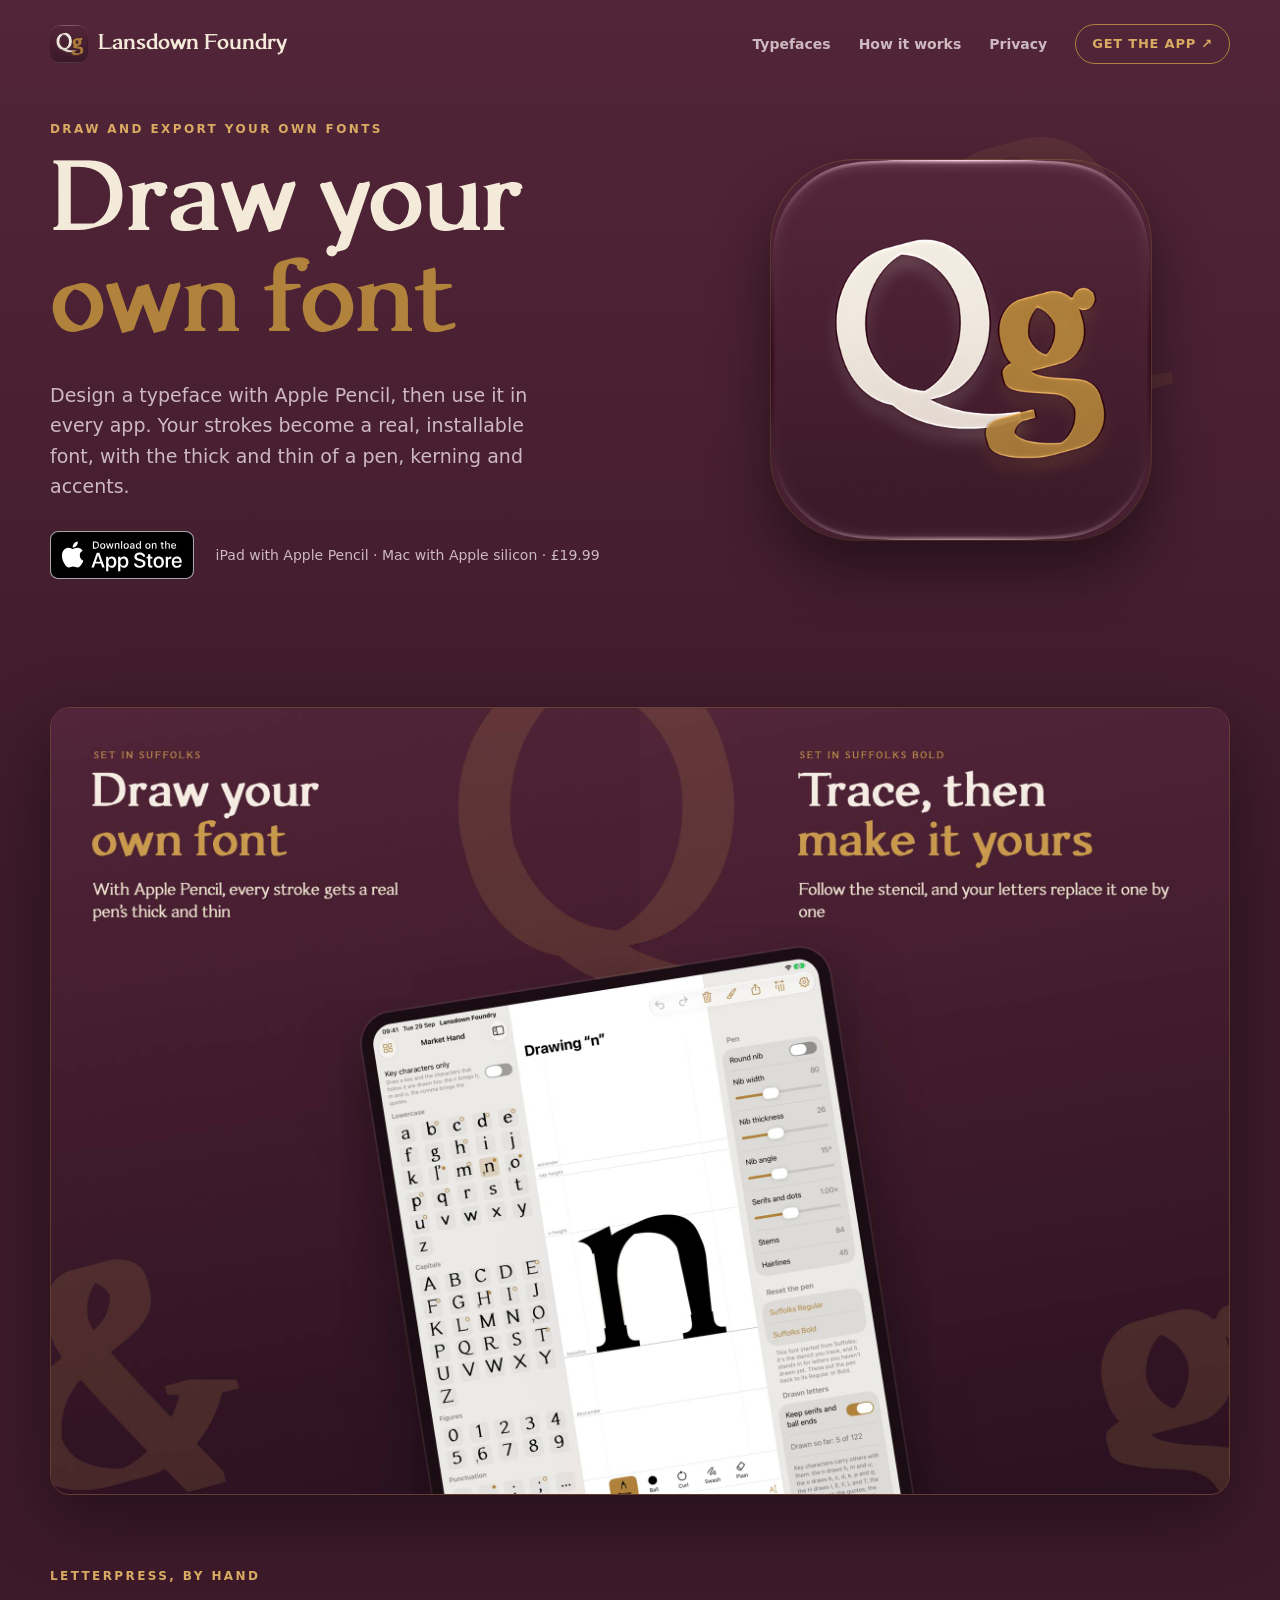
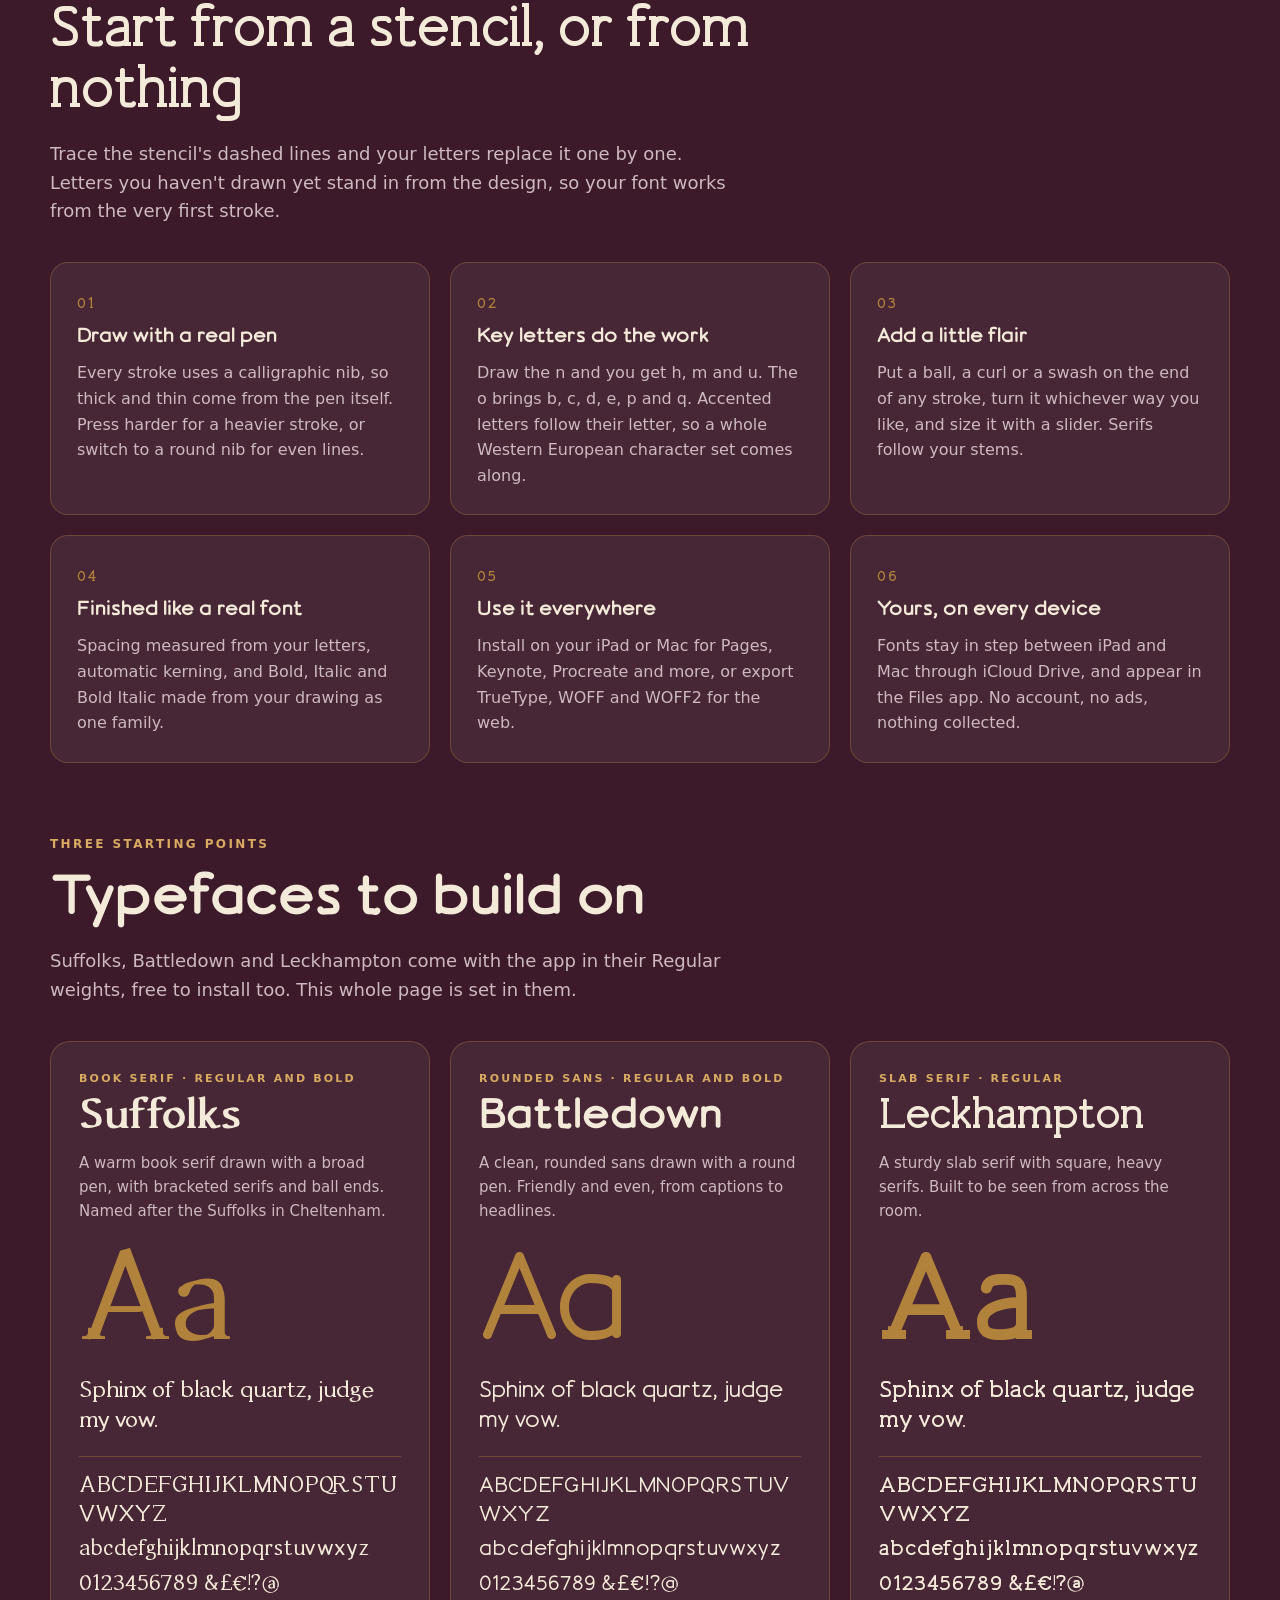
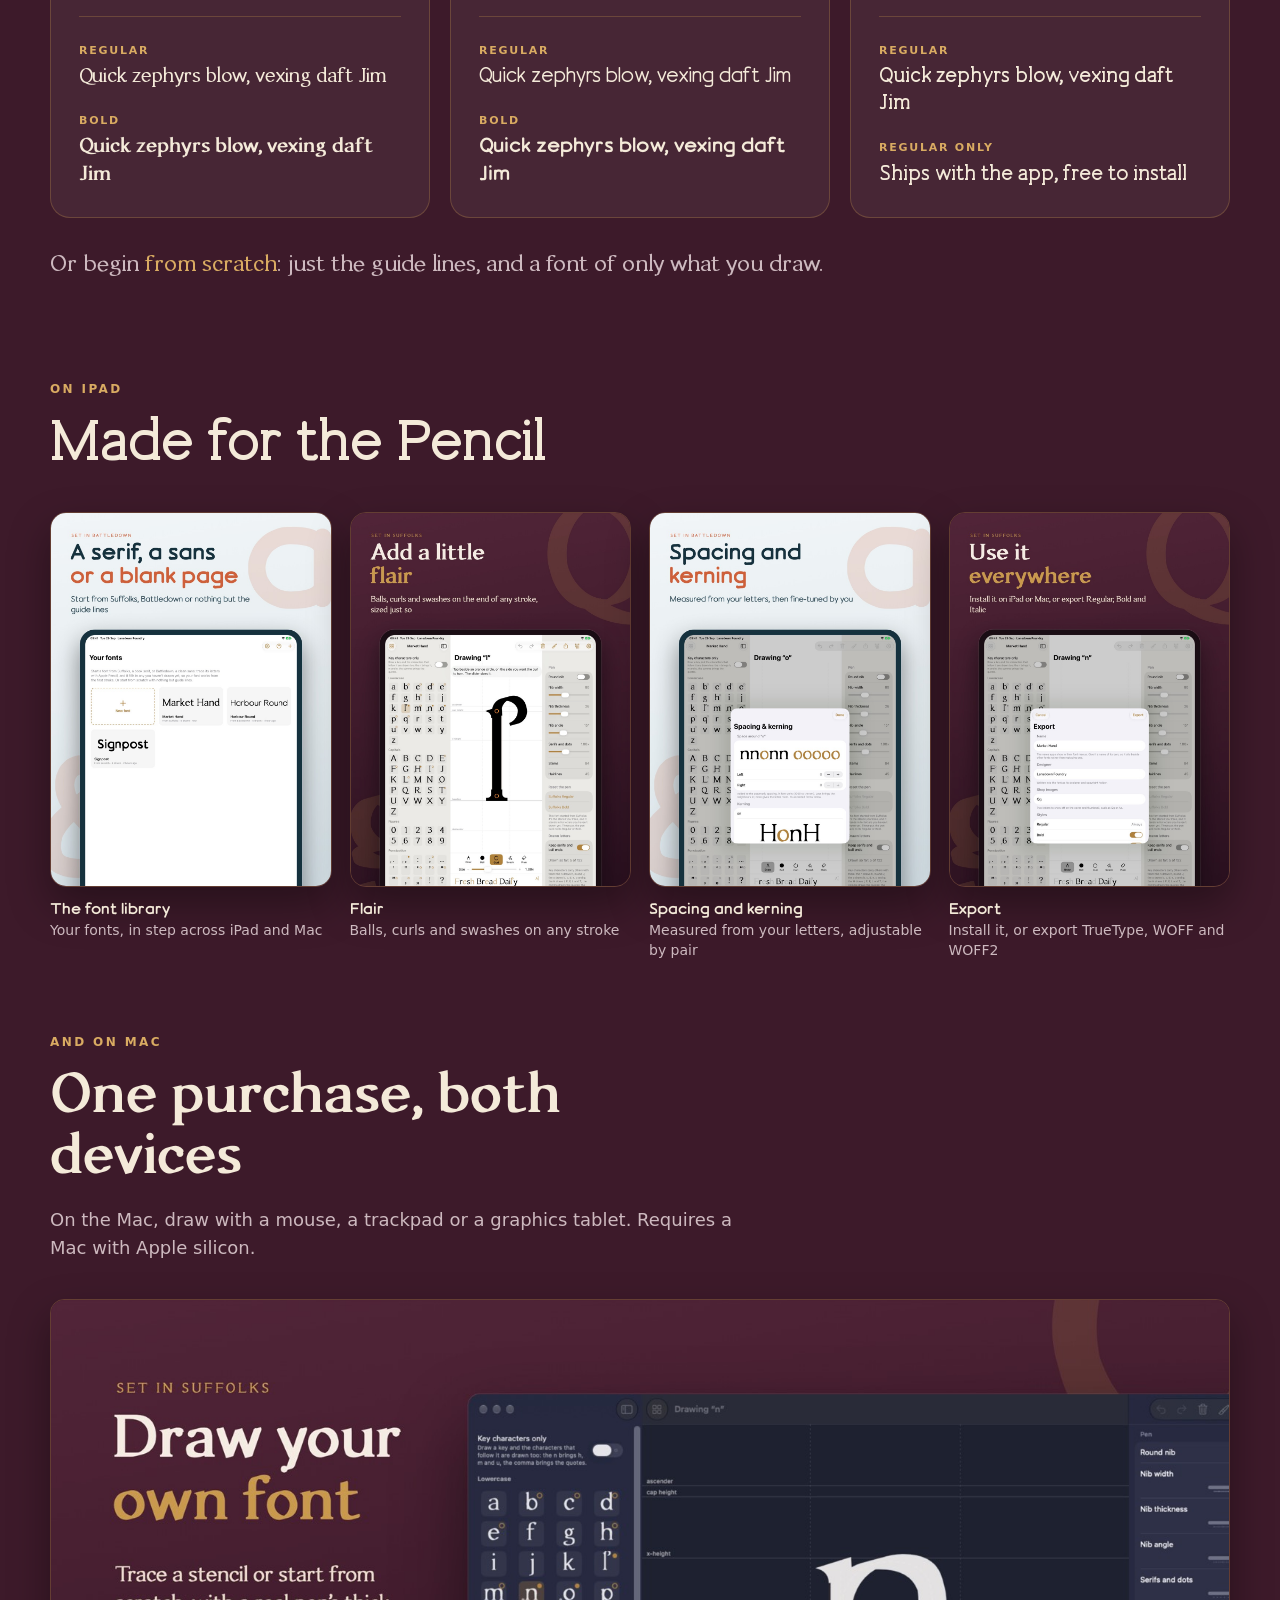
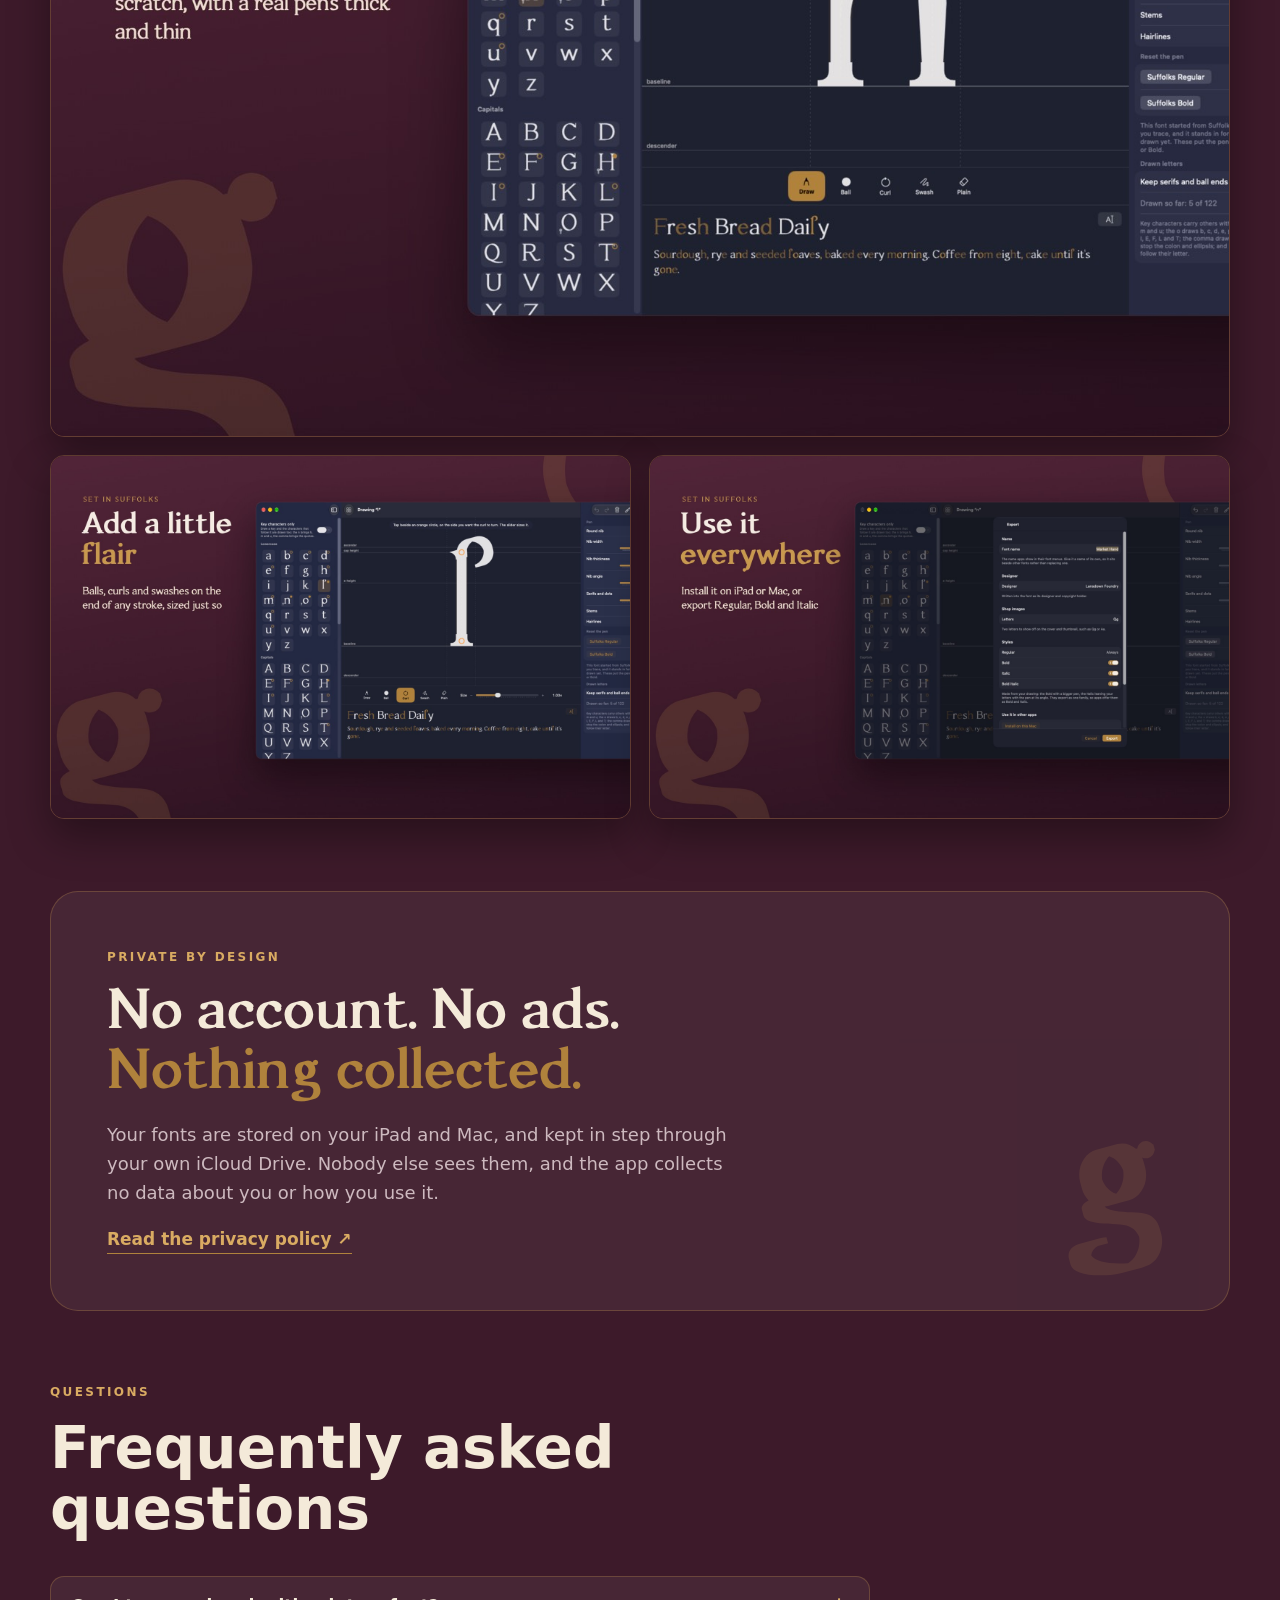
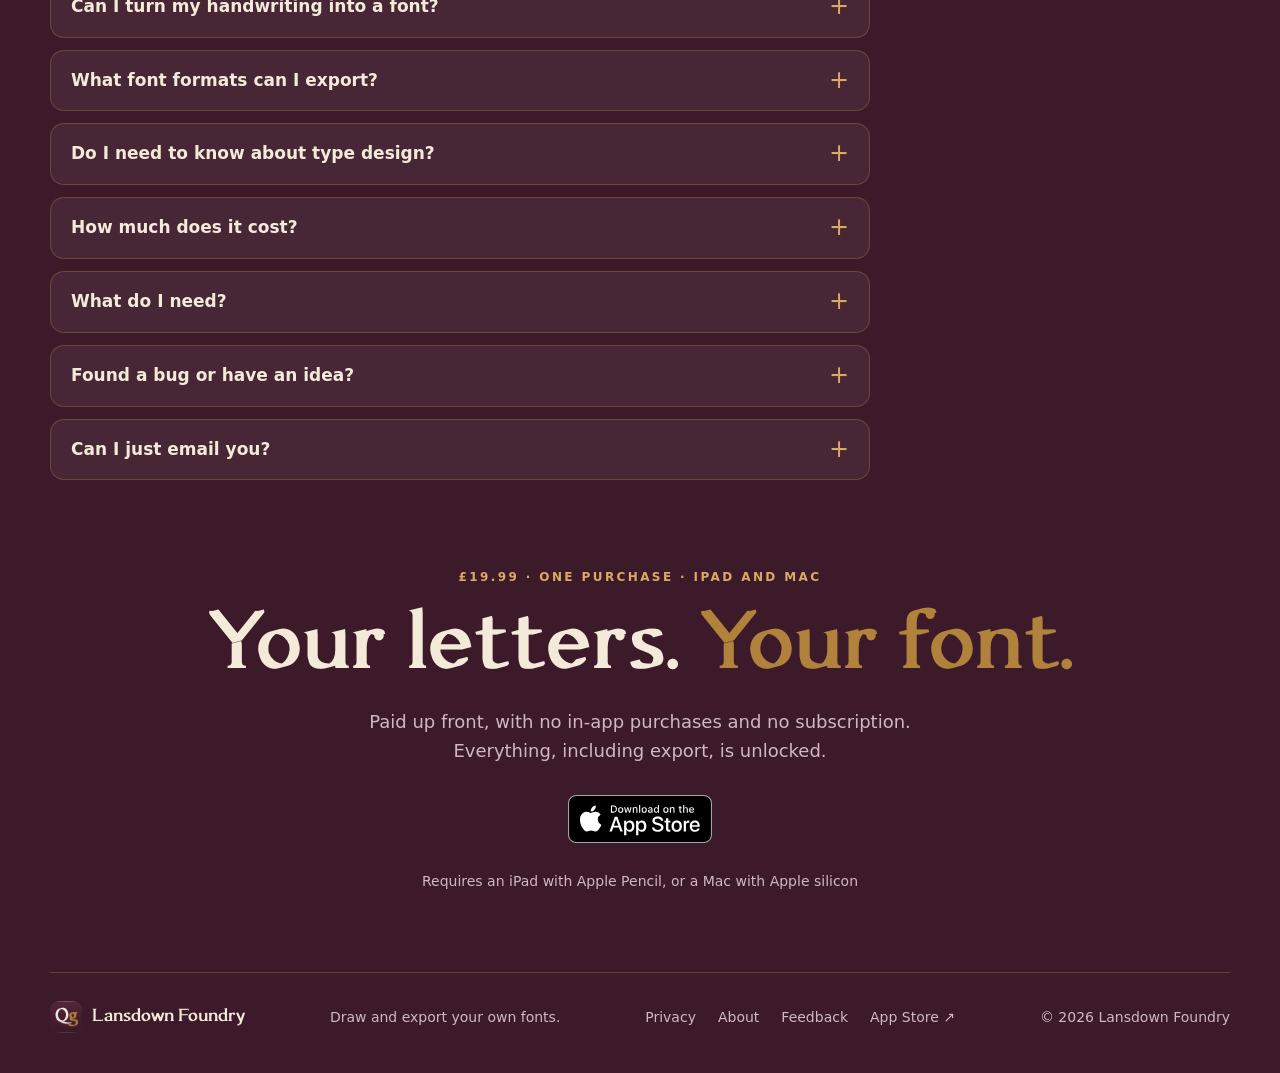
<file: index.html>
<!doctype html>
<html lang="en-GB">

  <head>
    <meta charset="utf-8">
    <meta name="viewport" content="width=device-width, initial-scale=1">
    <meta name="theme-color" content="#3D1A2A">
    <meta name="apple-itunes-app" content="app-id=6817508991">
    <meta name="color-scheme" content="dark">
    <meta name="description"
      content="Draw your own font with Apple Pencil on iPad, or on a Mac. Trace a stencil, add swashes, and export Regular, Bold and Italic as TTF, WOFF or WOFF2.">
    <meta name="author" content="thechelsuk">
    <meta name="robots" content="index, follow, max-image-preview:large, max-snippet:-1">
    <link rel="canonical" href="https://lansdownfoundry.thechels.uk/">
    <meta property="og:type" content="website">
    <meta property="og:site_name" content="Lansdown Foundry">
    <meta property="og:locale" content="en_GB">
    <meta property="og:url" content="https://lansdownfoundry.thechels.uk/">
    <meta property="og:title" content="Lansdown Foundry: Draw and export your own fonts">
    <meta property="og:description"
      content="Draw your own font with Apple Pencil and use it everywhere. Trace a stencil or start from scratch, add curls and swashes, and export Regular, Bold and Italic. For iPad and Mac.">
    <meta property="og:image" content="https://lansdownfoundry.thechels.uk/images/og-image.png">
    <meta property="og:image:width" content="1200">
    <meta property="og:image:height" content="630">
    <meta property="og:image:alt"
      content="Lansdown Foundry: draw your own font, shown on an iPad on a deep plum background">
    <meta name="twitter:card" content="summary_large_image">
    <meta name="twitter:title" content="Lansdown Foundry: Draw and export your own fonts">
    <meta name="twitter:description"
      content="Draw your own font with Apple Pencil and use it everywhere. For iPad and Mac.">
    <meta name="twitter:image" content="https://lansdownfoundry.thechels.uk/images/og-image.png">
    <meta name="twitter:image:alt"
      content="Lansdown Foundry: draw your own font, shown on an iPad on a deep plum background">
    <title>Lansdown Foundry: Draw and export your own fonts</title>
    <link rel="icon" href="/favicon.ico" sizes="16x16 32x32 48x48">
    <link rel="icon" href="images/lansdown-foundry-icon.png" type="image/png">
    <link rel="apple-touch-icon" href="images/lansdown-foundry-icon.png">
    <link rel="preload" href="fonts/Suffolks-Bold.woff2" as="font" type="font/woff2" crossorigin>
    <link rel="stylesheet" href="styles.css">
    <script src="https://analytics.ahrefs.com/analytics.js" data-key="i9FSFAekQuon/3aaoIMCZg" async></script>
    <script type="application/ld+json">
      {
        "@context": "https://schema.org",
        "@graph": [
          {
            "@type": "Person",
            "@id": "https://thechels.uk/#person",
            "name": "Mat Benfield",
            "alternateName": "thechelsuk",
            "url": "https://thechels.uk/",
            "sameAs": [
              "https://links.thechels.uk/",
              "https://github.com/thechelsuk",
              "https://apps.apple.com/gb/developer/mat-benfield/id1818791310"
            ]
          },
          {
            "@type": "WebSite",
            "@id": "https://lansdownfoundry.thechels.uk/#website",
            "url": "https://lansdownfoundry.thechels.uk/",
            "name": "Lansdown Foundry",
            "inLanguage": "en-GB",
            "publisher": {
              "@id": "https://thechels.uk/#person"
            }
          },
          {
            "@type": "MobileApplication",
            "@id": "https://lansdownfoundry.thechels.uk/#app",
            "name": "Lansdown Foundry",
            "alternateName": "Lansdown Foundry: Draw and export your own fonts",
            "operatingSystem": "iPadOS 18 or later, macOS (Apple silicon)",
            "applicationCategory": "DesignApplication",
            "url": "https://lansdownfoundry.thechels.uk/",
            "image": "https://lansdownfoundry.thechels.uk/images/lansdown-foundry-icon.png",
            "screenshot": "https://lansdownfoundry.thechels.uk/images/ipad-draw.jpg",
            "downloadUrl": "https://apps.apple.com/gb/app/lansdown-foundry-make-fonts/id6817508991?pt=127889770&ct=marketing&mt=8",
            "description": "Draw your own font with Apple Pencil and use it everywhere. Trace a stencil or start from scratch, add curls and swashes, and export Regular, Bold and Italic. For iPad and Mac.",
            "offers": {
              "@type": "Offer",
              "price": "19.99",
              "priceCurrency": "GBP",
              "description": "One-off purchase covering iPad and Mac. No in-app purchases, no subscription."
            },
            "inLanguage": "en-GB",
            "featureList": [
              "Draw letters with a calligraphic nib using Apple Pencil",
              "Trace a stencil or start from scratch",
              "Key letters generate related letters and accents",
              "Balls, curls and swashes on any stroke",
              "Automatic spacing and kerning",
              "Bold, Italic and Bold Italic generated from your drawing",
              "Install fonts or export TrueType, WOFF and WOFF2",
              "iCloud Drive sync between iPad and Mac"
            ],
            "author": {
              "@id": "https://thechels.uk/#person"
            },
            "publisher": {
              "@id": "https://thechels.uk/#person"
            }
          },
          {
            "@type": "FAQPage",
            "@id": "https://lansdownfoundry.thechels.uk/#faq",
            "mainEntity": [
              {
                "@type": "Question",
                "name": "Can I turn my handwriting into a font?",
                "acceptedAnswer": {
                  "@type": "Answer",
                  "text": "Yes. Draw each key letter with Apple Pencil and Lansdown Foundry builds a complete font from your handwriting, with related letters, accents, spacing and kerning."
                }
              },
              {
                "@type": "Question",
                "name": "What font formats can I export?",
                "acceptedAnswer": {
                  "@type": "Answer",
                  "text": "TrueType (TTF) to install on any computer, and WOFF and WOFF2 for websites. You can also install fonts directly on your iPad or Mac."
                }
              },
              {
                "@type": "Question",
                "name": "Do I need to know about type design?",
                "acceptedAnswer": {
                  "@type": "Answer",
                  "text": "No. Start from a stencil and trace. The app handles the technical side: metrics, kerning, weights and italics."
                }
              },
              {
                "@type": "Question",
                "name": "How much does it cost?",
                "acceptedAnswer": {
                  "@type": "Answer",
                  "text": "£19.99, paid once. One purchase covers iPad and Mac, with no in-app purchases and no subscription."
                }
              },
              {
                "@type": "Question",
                "name": "What do I need?",
                "acceptedAnswer": {
                  "@type": "Answer",
                  "text": "An iPad with Apple Pencil running iPadOS 18 or later, or a Mac with Apple silicon."
                }
              },
              {
                "@type": "Question",
                "name": "Found a bug or have an idea?",
                "acceptedAnswer": {
                  "@type": "Answer",
                  "text": "Tell me on GitHub: raise an issue at https://github.com/thechelsuk/uk.thechels.lansdownfoundry/issues/new/choose and choose the form for a bug, a feature request, a question or general feedback. You'll need a free GitHub account."
                }
              },
              {
                "@type": "Question",
                "name": "Can I just email you?",
                "acceptedAnswer": {
                  "@type": "Answer",
                  "text": "Yes. Email feedback@thechels.uk with Lansdown Foundry in the subject."
                }
              }
            ]
          }
        ]
      }
    </script>
    <link rel="webmention" href="https://webmention.io/thechels.uk/webmention" />
  </head>

  <body>
    <header class="site-header">
      <a class="brand" href="#top" aria-label="Lansdown Foundry home">
        <img src="images/lansdown-foundry-icon.png" alt="" width="38" height="38">
        <span>Lansdown Foundry</span>
      </a>
      <nav class="header-links" aria-label="Main navigation">
        <a href="#typefaces">Typefaces</a>
        <a href="#how">How it works</a>
        <a href="https://thechels.uk/app/privacy">Privacy</a>
        <a class="header-cta" href="https://apps.apple.com/gb/app/lansdown-foundry-make-fonts/id6817508991?pt=127889770&ct=marketing&mt=8">Get the app
          <span aria-hidden="true">↗</span></a>
      </nav>
    </header>

    <main id="top">
      <section class="hero" aria-labelledby="hero-title">
        <img class="deco deco-Q" src="images/glyph-Q.svg" alt="" width="520" height="520">
        <div class="hero-copy">
          <p class="eyebrow">Draw and export your own fonts</p>
          <h1 id="hero-title"><span>Draw your</span> <em>own font</em></h1>
          <p class="hero-description">
            Design a typeface with Apple Pencil, then use it in every app. Your strokes become a real,
            installable font, with the thick and thin of a pen, kerning and accents.
          </p>
          <div class="hero-actions">
            <a class="app-store-button" href="https://apps.apple.com/gb/app/lansdown-foundry-make-fonts/id6817508991?pt=127889770&ct=marketing&mt=8">
              <img src="images/app-store-badge.svg" alt="Download on the App Store" width="120" height="40">
            </a>
            <span class="hero-note">iPad with Apple Pencil · Mac with Apple silicon · £19.99</span>
          </div>
        </div>
        <figure class="hero-art">
          <img src="images/lansdown-foundry-icon.png"
            alt="The Lansdown Foundry app icon: a cream Q beside a gold g on deep plum" width="512" height="512">
        </figure>
      </section>

      <section class="panorama section-wrap" aria-label="The editor on iPad">
        <img src="images/ipad-draw.jpg"
          alt="Two iPad screens showing the Lansdown Foundry editor, drawing the letter n over a Suffolks stencil, with the headline: Draw your own font, trace, then make it yours"
          width="2400" height="1600">
      </section>

      <section class="how section-wrap" id="how" aria-labelledby="how-title">
        <div class="section-intro">
          <p class="eyebrow">Letterpress, by hand</p>
          <h2 id="how-title" class="slab">Start from a stencil, or from nothing</h2>
          <p>Trace the stencil's dashed lines and your letters replace it one by one. Letters you haven't drawn yet
            stand in from the design, so your font works from the very first stroke.</p>
        </div>
        <div class="feature-grid">
          <article class="feature"><span class="num">01</span>
            <h3>Draw with a real pen</h3>
            <p>Every stroke uses a calligraphic nib, so thick and thin come from the pen itself. Press harder for a
              heavier stroke, or switch to a round nib for even lines.</p>
          </article>
          <article class="feature"><span class="num">02</span>
            <h3>Key letters do the work</h3>
            <p>Draw the n and you get h, m and u. The o brings b, c, d, e, p and q. Accented letters follow their
              letter, so a whole Western European character set comes along.</p>
          </article>
          <article class="feature"><span class="num">03</span>
            <h3>Add a little flair</h3>
            <p>Put a ball, a curl or a swash on the end of any stroke, turn it whichever way you like, and size it with
              a slider. Serifs follow your stems.</p>
          </article>
          <article class="feature"><span class="num">04</span>
            <h3>Finished like a real font</h3>
            <p>Spacing measured from your letters, automatic kerning, and Bold, Italic and Bold Italic made from your
              drawing as one family.</p>
          </article>
          <article class="feature"><span class="num">05</span>
            <h3>Use it everywhere</h3>
            <p>Install on your iPad or Mac for Pages, Keynote, Procreate and more, or export TrueType, WOFF and WOFF2
              for the web.</p>
          </article>
          <article class="feature"><span class="num">06</span>
            <h3>Yours, on every device</h3>
            <p>Fonts stay in step between iPad and Mac through iCloud Drive, and appear in the Files app. No account, no
              ads, nothing collected.</p>
          </article>
        </div>
      </section>

      <section class="typefaces section-wrap" id="typefaces" aria-labelledby="type-title">
        <div class="section-intro">
          <p class="eyebrow">Three starting points</p>
          <h2 id="type-title" class="sans">Typefaces to build on</h2>
          <p>Suffolks, Battledown and Leckhampton come with the app in their Regular weights, free to install too. This
            whole page is set in them.</p>
        </div>
        <div class="specimens">
          <article class="specimen suffolks">
            <header>
              <p class="eyebrow">Book serif · Regular and Bold</p>
              <h3>Suffolks</h3>
              <p class="blurb">A warm book serif drawn with a broad pen, with bracketed serifs and ball ends. Named
                after the Suffolks in Cheltenham.</p>
            </header>
            <p class="aa" aria-hidden="true">Aa</p>
            <p class="pangram">Sphinx of black quartz, judge my vow.</p>
            <div class="glyphs" aria-label="Suffolks glyphs">
              <p>ABCDEFGHIJKLMNOPQRSTUVWXYZ</p>
              <p>abcdefghijklmnopqrstuvwxyz</p>
              <p>0123456789 &amp;£€!?@</p>
            </div>
            <div class="weights">
              <div><span class="tag">Regular</span>
                <p class="w-sample">Quick zephyrs blow, vexing daft Jim</p>
              </div>
              <div class="bold"><span class="tag">Bold</span>
                <p class="w-sample">Quick zephyrs blow, vexing daft Jim</p>
              </div>
            </div>
          </article>
          <article class="specimen battledown">
            <header>
              <p class="eyebrow">Rounded sans · Regular and Bold</p>
              <h3>Battledown</h3>
              <p class="blurb">A clean, rounded sans drawn with a round pen. Friendly and even, from captions to
                headlines.</p>
            </header>
            <p class="aa" aria-hidden="true">Aa</p>
            <p class="pangram">Sphinx of black quartz, judge my vow.</p>
            <div class="glyphs" aria-label="Battledown glyphs">
              <p>ABCDEFGHIJKLMNOPQRSTUVWXYZ</p>
              <p>abcdefghijklmnopqrstuvwxyz</p>
              <p>0123456789 &amp;£€!?@</p>
            </div>
            <div class="weights">
              <div><span class="tag">Regular</span>
                <p class="w-sample">Quick zephyrs blow, vexing daft Jim</p>
              </div>
              <div class="bold"><span class="tag">Bold</span>
                <p class="w-sample">Quick zephyrs blow, vexing daft Jim</p>
              </div>
            </div>
          </article>
          <article class="specimen leckhampton">
            <header>
              <p class="eyebrow">Slab serif · Regular</p>
              <h3>Leckhampton</h3>
              <p class="blurb">A sturdy slab serif with square, heavy serifs. Built to be seen from across the room.</p>
            </header>
            <p class="aa" aria-hidden="true">Aa</p>
            <p class="pangram">Sphinx of black quartz, judge my vow.</p>
            <div class="glyphs" aria-label="Leckhampton glyphs">
              <p>ABCDEFGHIJKLMNOPQRSTUVWXYZ</p>
              <p>abcdefghijklmnopqrstuvwxyz</p>
              <p>0123456789 &amp;£€!?@</p>
            </div>
            <div class="weights">
              <div><span class="tag">Regular</span>
                <p class="w-sample">Quick zephyrs blow, vexing daft Jim</p>
              </div>
              <div class="only"><span class="tag">Regular only</span>
                <p class="w-sample">Ships with the app, free to install</p>
              </div>
            </div>
          </article>
        </div>
        <p class="blank-note">Or begin <em>from scratch</em>: just the guide lines, and a font of only what you draw.
        </p>
      </section>

      <section class="screens section-wrap" aria-labelledby="screens-title">
        <div class="section-intro">
          <p class="eyebrow">On iPad</p>
          <h2 id="screens-title" class="slab">Made for the Pencil</h2>
        </div>
        <div class="shot-row">
          <figure class="shot"><img src="images/ipad-library.jpg"
              alt="The font library: Your fonts, in step across iPad and Mac" width="1050" height="1400" loading="lazy">
            <figcaption><strong>The font library</strong> Your fonts, in step across iPad and Mac</figcaption>
          </figure>
          <figure class="shot"><img src="images/ipad-flair.jpg" alt="Flair: Balls, curls and swashes on any stroke"
              width="1050" height="1400" loading="lazy">
            <figcaption><strong>Flair</strong> Balls, curls and swashes on any stroke</figcaption>
          </figure>
          <figure class="shot"><img src="images/ipad-spacing.jpg"
              alt="Spacing and kerning: Measured from your letters, adjustable by pair" width="1050" height="1400"
              loading="lazy">
            <figcaption><strong>Spacing and kerning</strong> Measured from your letters, adjustable by pair</figcaption>
          </figure>
          <figure class="shot"><img src="images/ipad-export.jpg"
              alt="Export: Install it, or export TrueType, WOFF and WOFF2" width="1050" height="1400" loading="lazy">
            <figcaption><strong>Export</strong> Install it, or export TrueType, WOFF and WOFF2</figcaption>
          </figure>
        </div>
      </section>

      <section class="mac section-wrap" aria-labelledby="mac-title">
        <div class="section-intro">
          <p class="eyebrow">And on Mac</p>
          <h2 id="mac-title" class="serif">One purchase, both devices</h2>
          <p>On the Mac, draw with a mouse, a trackpad or a graphics tablet. Requires a Mac with Apple silicon.</p>
        </div>
        <div class="mac-grid">
          <figure><img src="images/mac-editor.jpg" alt="Lansdown Foundry on Mac: the letter editor" width="1600"
              height="1000" loading="lazy"></figure>
          <figure><img src="images/mac-flair.jpg" alt="Lansdown Foundry on Mac: adding flair to strokes" width="1600"
              height="1000" loading="lazy"></figure>
          <figure><img src="images/mac-export.jpg" alt="Lansdown Foundry on Mac: exporting a font" width="1600"
              height="1000" loading="lazy"></figure>
        </div>
      </section>

      <section class="privacy-section" aria-labelledby="privacy-title">
        <div class="privacy-inner">
          <img class="deco deco-g" src="images/glyph-g.svg" alt="" width="300" height="300">
          <p class="eyebrow">Private by design</p>
          <h2 id="privacy-title" class="serif">No account. No ads. <em>Nothing collected.</em></h2>
          <p>Your fonts are stored on your iPad and Mac, and kept in step through your own iCloud Drive. Nobody else sees
            them, and the app collects no data about you or how you use it.</p>
          <a class="text-link" href="https://thechels.uk/app/privacy">Read the privacy policy <span
              aria-hidden="true">↗</span></a>
        </div>
      </section>

      <section class="faq section-wrap" id="faq" aria-labelledby="faq-title">
        <div class="section-intro">
          <p class="eyebrow">Questions</p>
          <h2 id="faq-title">Frequently asked questions</h2>
        </div>
        <div class="faq-list">
          <details class="faq-item">
            <summary>Can I turn my handwriting into a font?</summary>
            <p>Yes. Draw each key letter with Apple Pencil and Lansdown Foundry builds a complete font from your
              handwriting, with related letters, accents, spacing and kerning.</p>
          </details>
          <details class="faq-item">
            <summary>What font formats can I export?</summary>
            <p>TrueType (TTF) to install on any computer, and WOFF and WOFF2 for websites. You can also install fonts
              directly on your iPad or Mac.</p>
          </details>
          <details class="faq-item">
            <summary>Do I need to know about type design?</summary>
            <p>No. Start from a stencil and trace. The app handles the technical side: metrics, kerning, weights and
              italics.</p>
          </details>
          <details class="faq-item">
            <summary>How much does it cost?</summary>
            <p>£19.99, paid once. One purchase covers iPad and Mac, with no in-app purchases and no subscription.</p>
          </details>
          <details class="faq-item">
            <summary>What do I need?</summary>
            <p>An iPad with Apple Pencil running iPadOS 18 or later, or a Mac with Apple silicon.</p>
          </details>
          <details class="faq-item">
            <summary>Found a bug or have an idea?</summary>
            <p>Tell me on GitHub: <a href="https://github.com/thechelsuk/uk.thechels.lansdownfoundry/issues/new/choose">raise an issue</a> and choose the form for a bug, a feature request, a question or general feedback. You'll need a free GitHub account.</p>
          </details>
          <details class="faq-item">
            <summary>Can I just email you?</summary>
            <p>Yes. Email <a href="mailto:feedback@thechels.uk?subject=Lansdown%20Foundry">feedback@thechels.uk</a> with Lansdown Foundry in the subject.</p>
          </details>
        </div>
      </section>

      <section class="closing-cta" aria-labelledby="closing-title">
        <p class="eyebrow">£19.99 · One purchase · iPad and Mac</p>
        <h2 id="closing-title" class="serif">Your letters. <em>Your font.</em></h2>
        <p>Paid up front, with no in-app purchases and no subscription. Everything, including export, is unlocked.</p>
        <a class="app-store-button" href="https://apps.apple.com/gb/app/lansdown-foundry-make-fonts/id6817508991?pt=127889770&ct=marketing&mt=8">
          <img src="images/app-store-badge.svg" alt="Download on the App Store" width="120" height="40">
        </a>
        <span class="closing-footnote">Requires an iPad with Apple Pencil, or a Mac with Apple silicon</span>
      </section>
    </main>

    <footer class="site-footer">
      <a class="brand footer-brand" href="#top">
        <img src="images/lansdown-foundry-icon.png" alt="" width="32" height="32">
        <span>Lansdown Foundry</span>
      </a>
      <span class="footer-caption">Draw and export your own fonts.</span>
      <div class="footer-links">
        <a href="https://thechels.uk/app/privacy">Privacy</a>
        <a href="https://thechels.uk/projects/foundry">About</a>
        <a href="https://github.com/thechelsuk/uk.thechels.lansdownfoundry/issues/new/choose">Feedback</a>
        <a href="https://apps.apple.com/gb/app/lansdown-foundry-make-fonts/id6817508991?pt=127889770&ct=marketing&mt=8">App Store ↗</a>
      </div>
      <span class="copyright">© 2026 Lansdown Foundry</span>
    </footer>
  </body>

</html>
</file>
<file: styles.css>
@font-face{font-family:"Suffolks";src:url("fonts/Suffolks-Regular.woff2") format("woff2");font-weight:400;font-style:normal;font-display:swap}
@font-face{font-family:"Suffolks";src:url("fonts/Suffolks-Bold.woff2") format("woff2");font-weight:700;font-style:normal;font-display:swap}
@font-face{font-family:"Battledown";src:url("fonts/Battledown-Regular.woff2") format("woff2");font-weight:400;font-style:normal;font-display:swap}
@font-face{font-family:"Battledown";src:url("fonts/Battledown-Bold.woff2") format("woff2");font-weight:700;font-style:normal;font-display:swap}
@font-face{font-family:"Leckhampton";src:url("fonts/Leckhampton-Regular.woff2") format("woff2");font-weight:400;font-style:normal;font-display:swap}

:root{
  color-scheme:dark;
  --plum-top:#522538;--plum-bot:#3D1A2A;--card:rgba(255,255,255,.055);--line:rgba(201,153,78,.28);
  --gold:#B0823C;--gold-lt:#d9ab62;--cream:#f4ead9;--muted:#cdb9bf;
  --suffolks:"Suffolks",Georgia,serif;--battledown:"Battledown","Avenir Next",system-ui,sans-serif;--leck:"Leckhampton","Rockwell",Georgia,serif;
  --body:-apple-system,BlinkMacSystemFont,"Avenir Next","Segoe UI",system-ui,sans-serif;
}
@media (prefers-color-scheme:dark){:root{--plum-top:#2A131F;--plum-bot:#170A10;--gold:#C9994E;--gold-lt:#e0b673;--card:rgba(255,255,255,.04)}}
*{box-sizing:border-box}
html{scroll-behavior:smooth;background:var(--plum-bot)}
body{margin:0;min-height:100vh;background:linear-gradient(180deg,var(--plum-top),var(--plum-bot) 900px) var(--plum-bot);color:var(--cream);font-family:var(--body);font-size:17px;line-height:1.6;-webkit-font-smoothing:antialiased;overflow-x:hidden}
a{color:inherit;text-decoration:none}
img{max-width:100%;height:auto}
h1,h2,h3,p{margin-top:0}
.site-header,.hero,.section-wrap,.privacy-inner,.closing-cta,.site-footer{width:min(1180px,calc(100% - 48px));margin-inline:auto}
.site-header{height:88px;display:flex;align-items:center;justify-content:space-between;gap:16px}
.brand{display:inline-flex;align-items:center;gap:10px;font-family:var(--suffolks);font-weight:700;font-size:22px}
.brand img{border-radius:9px;display:block}
.header-links{display:flex;align-items:center;gap:28px;font-size:14px;font-weight:600;color:var(--muted)}
.header-links a:hover,.footer-links a:hover,.text-link:hover{color:var(--gold-lt)}
.header-cta{padding:9px 16px;border:1px solid var(--gold);border-radius:999px;color:var(--gold-lt);font-size:13px;letter-spacing:.06em;text-transform:uppercase}
.eyebrow{margin:0 0 16px;color:var(--gold-lt);font-size:12px;font-weight:700;letter-spacing:.2em;text-transform:uppercase}
.hero{position:relative;overflow:hidden;display:grid;grid-template-columns:1.2fr .8fr;align-items:center;gap:32px;padding:32px 0 56px}
.hero-copy{position:relative;z-index:2}
.hero h1{font-family:var(--suffolks);font-weight:700;font-size:clamp(52px,8vw,108px);line-height:.98;margin-bottom:24px;letter-spacing:-.01em}
.hero h1 span{display:block}
.hero h1 em,h2 em{font-style:normal;color:var(--gold)}
.hero h1 em{display:block}
.hero-description{max-width:520px;font-size:19px;color:var(--muted)}
.hero-actions{display:flex;flex-wrap:wrap;align-items:center;gap:18px 22px;margin-top:30px}
.hero-note{color:var(--muted);font-size:14px}
.app-store-button{display:inline-block;border-radius:9px;transition:transform 160ms ease,box-shadow 160ms ease}
.app-store-button:hover{transform:translateY(-2px);box-shadow:0 8px 24px rgba(0,0,0,.35)}
.app-store-button:focus-visible{outline:2px solid var(--gold-lt);outline-offset:4px}
.app-store-button img{display:block;height:48px;width:auto}
.hero-art{margin:0;justify-self:center;position:relative;z-index:1}
.hero-art img{display:block;width:min(100%,380px);border-radius:22%;box-shadow:0 30px 60px rgba(0,0,0,.45),0 0 0 1px var(--line)}
.deco{position:absolute;pointer-events:none;opacity:.13;z-index:0}
.deco-Q{width:520px;height:520px;right:-120px;top:-60px;opacity:.1}
.panorama img{display:block;width:100%;border-radius:20px;box-shadow:0 24px 70px rgba(0,0,0,.4);border:1px solid var(--line)}
.section-wrap{padding:72px 0 0}
.section-intro{max-width:700px;margin-bottom:36px}
.section-intro p:last-child{color:var(--muted);font-size:18px}
h2{font-size:clamp(34px,5vw,58px);line-height:1.05;margin-bottom:16px}
h2.slab{font-family:var(--leck);font-weight:400}
h2.sans{font-family:var(--battledown);font-weight:700}
h2.serif{font-family:var(--suffolks);font-weight:700}
.feature-grid{display:grid;grid-template-columns:repeat(3,1fr);gap:20px}
.feature{padding:26px;border:1px solid var(--line);border-radius:18px;background:var(--card)}
.feature h3{font-family:var(--battledown);font-weight:700;font-size:21px;margin:8px 0 10px;line-height:1.2}
.feature p{margin:0;color:var(--muted);font-size:16px}
.num{font-family:var(--leck);color:var(--gold);font-size:15px;letter-spacing:.1em}
.specimens{display:grid;grid-template-columns:repeat(3,1fr);gap:0 20px;align-items:stretch}
.specimen{display:grid;grid-row:span 5;grid-template-rows:subgrid;row-gap:0;padding:28px;border:1px solid var(--line);border-radius:20px;background:var(--card);min-width:0}
.specimen h3{font-size:44px;line-height:1.05;margin-bottom:10px;color:var(--cream)}
.specimen .eyebrow{margin-bottom:8px;font-size:11px}
.blurb{color:var(--muted);font-size:15px}
.aa{font-size:128px;line-height:1;margin:6px 0 4px;color:var(--gold)}
.pangram{font-size:24px;line-height:1.25;margin-bottom:20px}
.glyphs{padding:16px 0;border-block:1px solid var(--line);margin-bottom:18px}
.glyphs p{margin:0 0 6px;font-size:22px;line-height:1.3;letter-spacing:.04em;overflow-wrap:anywhere}
.glyphs p:last-child{margin:0}
.weights{display:grid;gap:14px;align-content:start}
.tag{font-family:var(--body);font-size:11px;letter-spacing:.16em;text-transform:uppercase;color:var(--gold-lt);font-weight:700}
.w-sample{margin:2px 0 0;font-size:21px;line-height:1.3}
.bold .w-sample{font-weight:700}
.suffolks h3,.suffolks .aa,.suffolks .pangram,.suffolks .glyphs,.suffolks .w-sample{font-family:var(--suffolks)}
.battledown h3,.battledown .aa,.battledown .pangram,.battledown .glyphs,.battledown .w-sample{font-family:var(--battledown)}
.leckhampton h3,.leckhampton .aa,.leckhampton .pangram,.leckhampton .glyphs,.leckhampton .w-sample{font-family:var(--leck)}
.suffolks h3,.battledown h3{font-weight:700}
.specimen h3,.aa{font-weight:400}.suffolks h3,.battledown h3{font-weight:700}
.blank-note{margin-top:28px;font-family:var(--suffolks);font-size:24px;color:var(--muted)}
.blank-note em{font-style:normal;color:var(--gold-lt)}
.shot-row{display:grid;grid-template-columns:repeat(4,1fr);gap:18px}
.shot{margin:0}
.shot img{display:block;width:100%;border-radius:16px;border:1px solid var(--line);box-shadow:0 18px 40px rgba(0,0,0,.35)}
.shot figcaption{margin-top:12px;font-size:14px;color:var(--muted);line-height:1.4}
.shot strong{display:block;color:var(--cream);font-family:var(--battledown);font-size:16px}
.mac-grid{display:grid;grid-template-columns:repeat(2,1fr);gap:18px}
.mac-grid figure{margin:0}
.mac-grid figure:first-child{grid-column:1/-1}
.mac-grid img{display:block;width:100%;border-radius:14px;border:1px solid var(--line);box-shadow:0 18px 40px rgba(0,0,0,.35)}
.privacy-section{padding:72px 0 0}
.privacy-inner{position:relative;overflow:hidden;padding:56px;border:1px solid var(--line);border-radius:28px;background:var(--card)}
.privacy-inner>*:not(.deco){position:relative;z-index:1;max-width:620px}
.deco-g{right:30px;bottom:-30px;width:300px;height:300px}
.privacy-inner p:not(.eyebrow){color:var(--muted);font-size:18px}
.text-link{display:inline-block;color:var(--gold-lt);font-weight:700;border-bottom:1px solid var(--gold)}
.closing-cta{padding:88px 0 80px;text-align:center}
.closing-cta h2{font-size:clamp(40px,7vw,84px)}
.closing-cta p:not(.eyebrow){max-width:560px;margin-inline:auto;color:var(--muted);font-size:18px}
.closing-cta .app-store-button{margin:12px 0 18px}
.closing-footnote{display:block;color:var(--muted);font-size:14px}
.site-footer{display:flex;flex-wrap:wrap;align-items:center;justify-content:space-between;gap:14px 28px;padding:28px 0 40px;border-top:1px solid var(--line);color:var(--muted);font-size:14px}
.footer-brand{font-size:18px;color:var(--cream)}
.footer-links{display:flex;gap:22px}
@media (max-width:960px){
  .specimen{margin-bottom:20px}
  .hero{grid-template-columns:1fr}
  .hero-art{order:-1;justify-self:start}
  .hero-art img{width:150px}
  .feature-grid,.specimens{grid-template-columns:1fr 1fr}
  .shot-row{grid-template-columns:1fr 1fr}
}
@media (max-width:640px){
  .site-header,.hero,.section-wrap,.privacy-inner,.closing-cta,.site-footer{width:calc(100% - 32px)}
  .header-links a{display:none}
  .brand{font-size:19px}
  .feature-grid,.specimens,.mac-grid{grid-template-columns:1fr}
  .privacy-inner{padding:32px 24px}
  .specimen{padding:22px}
  .specimen h3{font-size:38px}
  .aa{font-size:104px}
  .section-wrap{padding-top:56px}
  .deco-Q{width:340px;height:340px;right:-120px}
  .site-footer{flex-direction:column;align-items:flex-start}
}
@media (prefers-reduced-motion:reduce){html{scroll-behavior:auto}}

/* FAQ */
.faq {
  --faq-line: var(--line);
  --faq-muted: var(--muted);
  --faq-accent: var(--gold-lt);
  --faq-card: var(--card);
}

.faq-list {
  display: grid;
  gap: 12px;
  max-width: 820px;
}

.faq-item {
  border: 1px solid var(--faq-line);
  border-radius: 14px;
  background: var(--faq-card);
}

.faq-item summary {
  position: relative;
  padding: 18px 52px 18px 20px;
  font-size: 17px;
  font-weight: 700;
  line-height: 1.4;
  cursor: pointer;
  list-style: none;
}

.faq-item summary::-webkit-details-marker {
  display: none;
}

.faq-item summary::after {
  content: "+";
  position: absolute;
  top: 50%;
  right: 20px;
  transform: translateY(-50%);
  color: var(--faq-accent);
  font-size: 24px;
  font-weight: 400;
}

.faq-item[open] summary::after {
  content: "\2212";
}

.faq-item summary:focus-visible {
  outline: 2px solid var(--faq-accent);
  outline-offset: 2px;
  border-radius: 14px;
}

.faq-item p {
  margin: 0;
  padding: 0 20px 18px;
  color: var(--faq-muted);
  line-height: 1.6;
}

.faq-item p a {
  color: inherit;
  text-decoration: underline;
  text-underline-offset: 0.2em;
}
</file>
